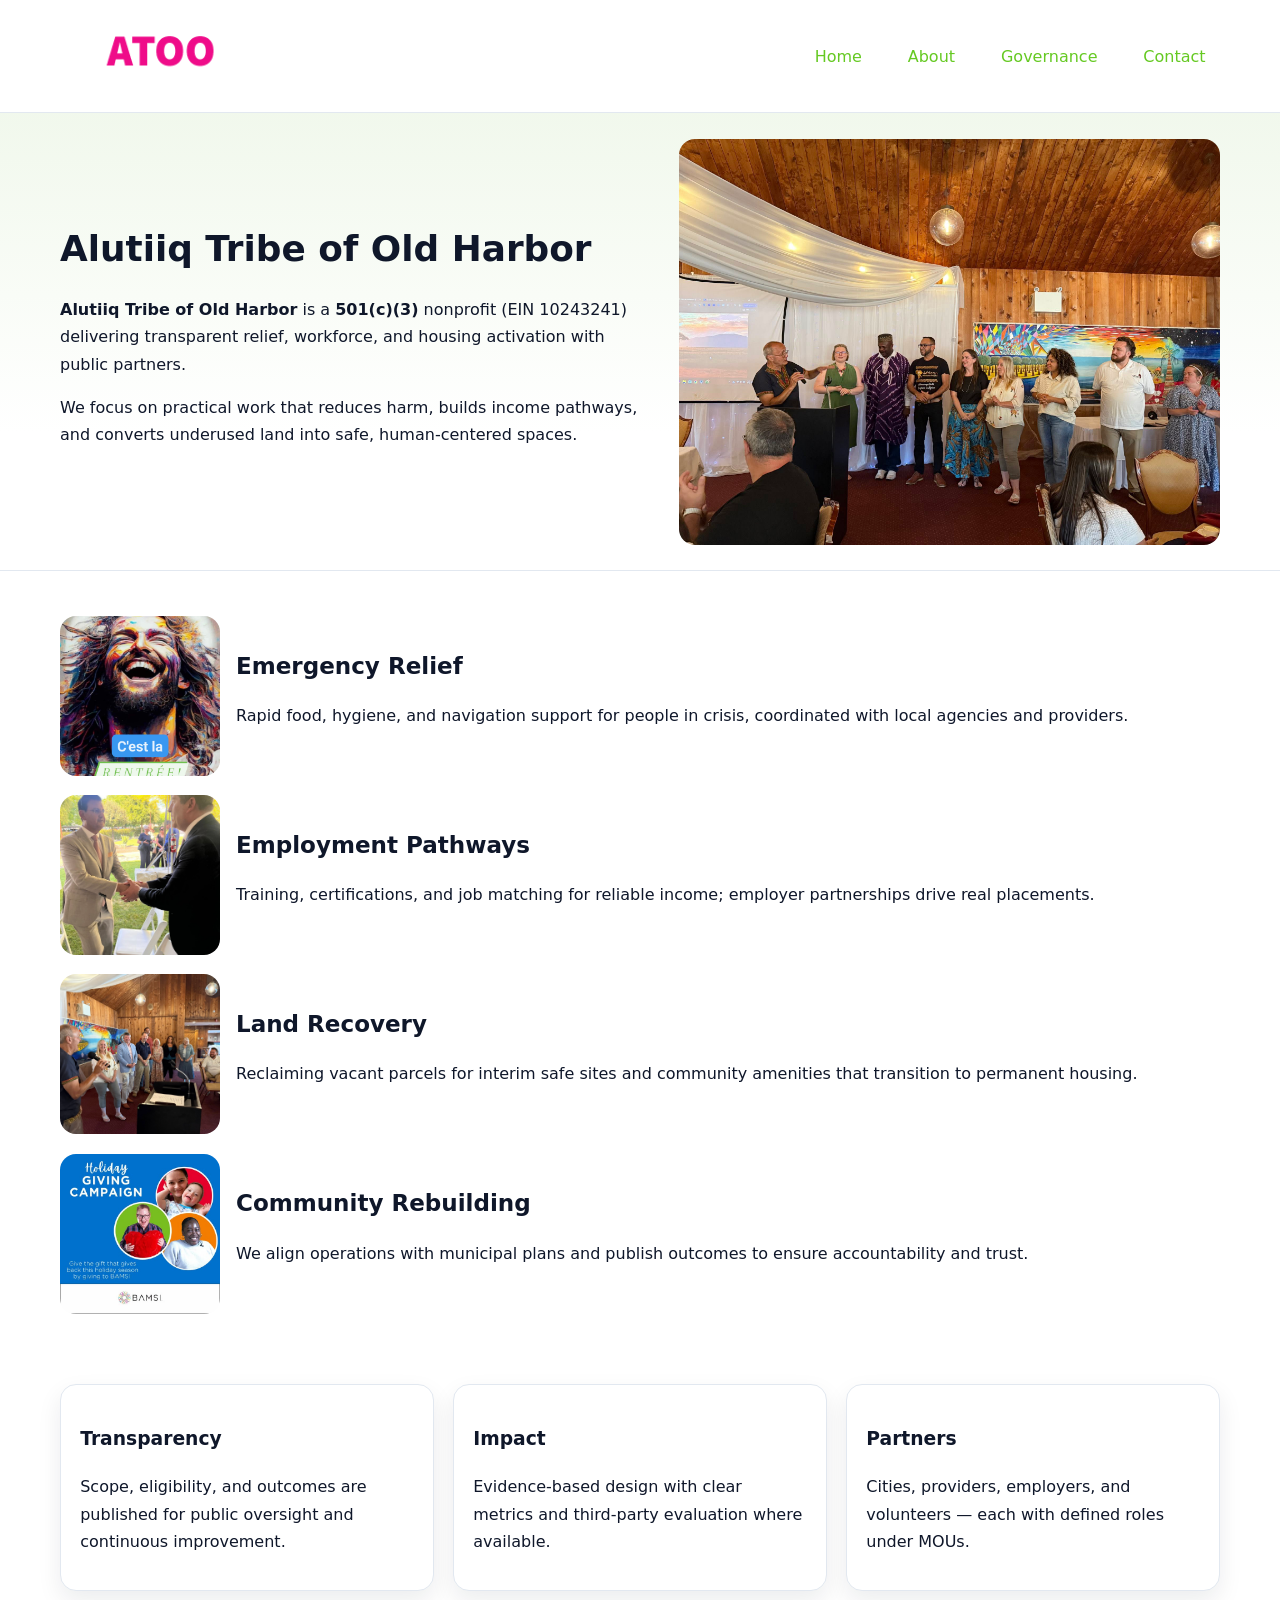
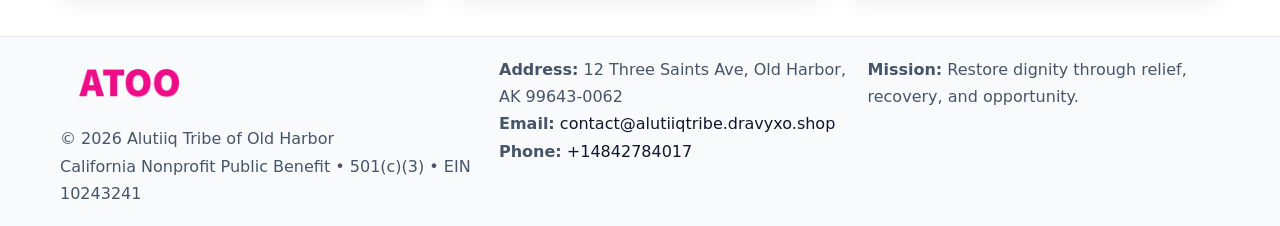
<file: index.html>
<!doctype html><html lang="en"><head>
<meta charset="utf-8"/><meta name="viewport" content="width=device-width,initial-scale=1"/>
<title>Alutiiq Tribe of Old Harbor – Nonprofit • 2025</title>
<link rel="stylesheet" href="assets/styles.css"/>
<link rel="icon" href="images/logo.png"/>
<meta name="data-ein" content="10243241"/>
<meta name="data-name" content="Alutiiq Tribe of Old Harbor"/>
<meta name="data-email" content="contact@alutiiqtribe.dravyxo.shop"/>
<meta name="data-phone" content="+14842784017"/>
<meta name="data-address" content="12 Three Saints Ave,
Old Harbor, AK 99643-0062"/>
<meta name="data-map" content="12+Three+Saints+Ave,+Old+Harbor,+AK+99643-0062"/>
  <meta name="description" content="Dedicated to community services, education, and direct relief, Alutiiq Tribe of Old Harbor collaborates with neighbors and partners to deliver practical help and long-term impact.">
<meta name="facebook-domain-verification" content="x9m14w3xozkh3tbpq8u20gd1299nj2" />
</head><body>
<div style="position:absolute;left:-9999px;top:-9999px;opacity:0" data-uniq="{{UNIQUE_BLOB}}">
  <span>Dedicated to community services, education, and direct relief, Alutiiq Tribe of Old Harbor collaborates with neighbors and partners to deliver practical help and long-term impact.</span><svg width="12" height="12" viewBox="0 0 12 12" xmlns="http://www.w3.org/2000/svg"><circle cx="6" cy="6" r="5" fill="#047857"/></svg><img src="images/community.jpg" width="1" height="1" alt="" loading="lazy"/>
</div>

<header><div class="cfc19e1a5c8 c719ed6df33">
  <a href="index.html"><img src="images/logo.png" alt="Alutiiq Tribe of Old Harbor" style="width:150px"></a>
  <nav>
    <a class="active" href="index.html">Home</a>
    <a href="about.html">About</a>
    <a href="governance.html">Governance</a>
    <a href="contact.html">Contact</a>
  </nav>
</div></header>

<section class="c11a0087eb6"><div class="cfc19e1a5c8">
  <div>
    <h1>Alutiiq Tribe of Old Harbor</h1>
    <p><strong>Alutiiq Tribe of Old Harbor</strong> is a <strong>501(c)(3)</strong> nonprofit (EIN 10243241) delivering transparent relief, workforce, and housing activation with public partners.</p>
    <p>We focus on practical work that reduces harm, builds income pathways, and converts underused land into safe, human-centered spaces.</p>
  </div>
  <img src="images/hero.jpg" alt="Community action"/>
</div></section>

<main class="cfc19e1a5c8">
  <section class="section">
    <div class="feature"><img src="images/relief.jpg" alt=""><div><h2>Emergency Relief</h2><p>Rapid food, hygiene, and navigation support for people in crisis, coordinated with local agencies and providers.</p></div></div>
    <div class="feature"><img src="images/jobs.jpg" alt=""><div><h2>Employment Pathways</h2><p>Training, certifications, and job matching for reliable income; employer partnerships drive real placements.</p></div></div>
    <div class="feature"><img src="images/land.jpg" alt=""><div><h2>Land Recovery</h2><p>Reclaiming vacant parcels for interim safe sites and community amenities that transition to permanent housing.</p></div></div>
    <div class="feature"><img src="images/community.jpg" alt=""><div><h2>Community Rebuilding</h2><p>We align operations with municipal plans and publish outcomes to ensure accountability and trust.</p></div></div>
  </section>

  <section class="section ce73e09d097">
    <article class="c255fe26a29"><h3>Transparency</h3><p>Scope, eligibility, and outcomes are published for public oversight and continuous improvement.</p></article>
    <article class="c255fe26a29"><h3>Impact</h3><p>Evidence-based design with clear metrics and third-party evaluation where available.</p></article>
    <article class="c255fe26a29"><h3>Partners</h3><p>Cities, providers, employers, and volunteers — each with defined roles under MOUs.</p></article>
  </section>
</main>

<footer>
  <div class="footer-wrap">
    <div class="footer-grid">
      <div class="footer-col">
        <img src="images/logo.png" alt="" style="width:140px;margin-bottom:.4rem">
        <div class="small">© <span id="year"></span> Alutiiq Tribe of Old Harbor</div>
        <div class="small">California Nonprofit Public Benefit • 501(c)(3) • EIN 10243241</div>
      </div>
      <div class="footer-col">
        <div class="small"><strong>Address:</strong> 12 Three Saints Ave,
Old Harbor, AK 99643-0062</div>
        <div class="small"><strong>Email:</strong> <a href="mailto:contact@alutiiqtribe.dravyxo.shop">contact@alutiiqtribe.dravyxo.shop</a></div>
        <div class="small"><strong>Phone:</strong> <a href="tel:+14842784017">+14842784017</a></div>
      </div>
      <div class="footer-col">
        <div class="small"><strong>Mission:</strong> Restore dignity through relief, recovery, and opportunity.</div>
      </div>
    </div>
  </div>
</footer>

<script>
(function(){
 function m(n){const e=document.querySelector('meta[name="'+n+'"]');return e?e.content:'';}
 function h(s){let x=2166136261>>>0;for(let i=0;i<s.length;i++){x^=s.charCodeAt(i);x=(x*16777619)>>>0;}return x>>>0;}
 const k=(m('data-ein')||m('data-name')||'0').replace(/\s+/g,'');
 const key=h(k),H=key%360,S=55+(key%20),L=46;
 const r=document.documentElement;
 r.style.setProperty('--brand',`hsl(${H} ${S}% ${L}%)`);
 r.style.setProperty('--brand-ink',`hsl(${H} ${Math.min(95,S+10)}% ${Math.max(22,L-18)}%)`);
 r.style.setProperty('--soft',`hsl(${H} ${Math.max(40,S-25)}% 95%)`);
 const y=document.getElementById('year'); if(y) y.textContent=new Date().getFullYear();
})();
</script>
</body></html>
</file>
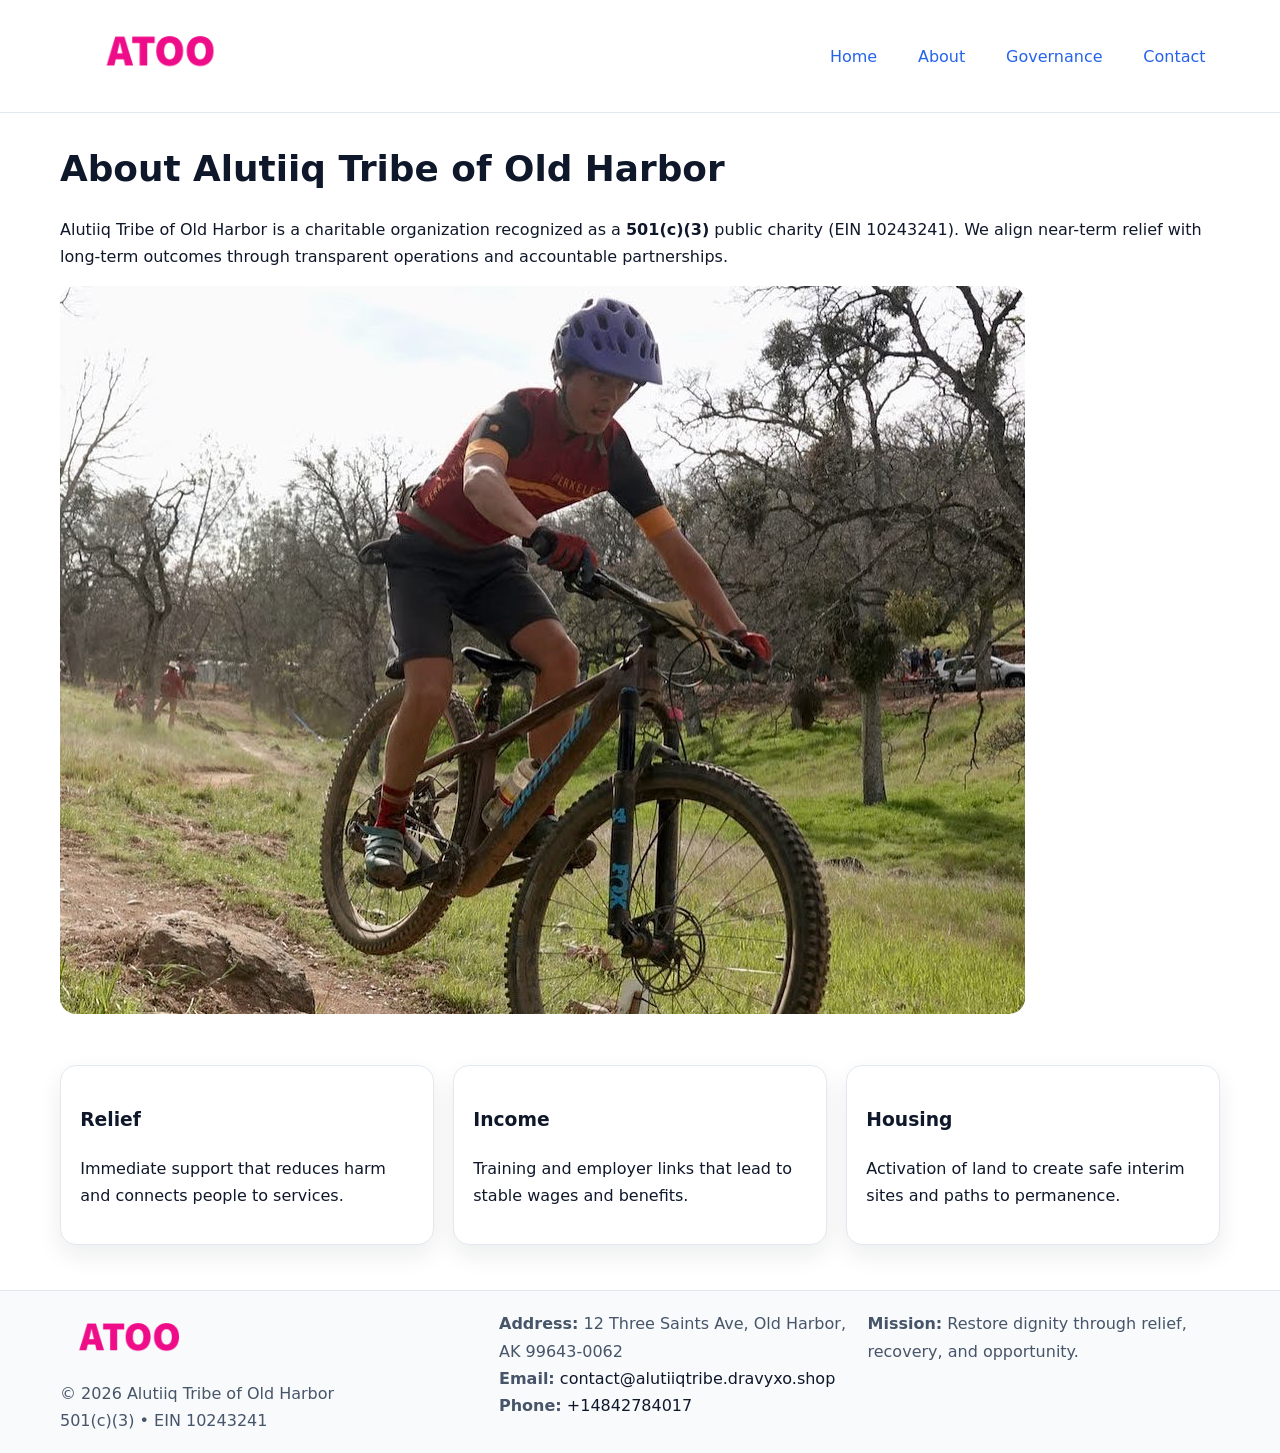
<file: about.html>
<!doctype html><html lang="en"><head>
<meta charset="utf-8"/><meta name="viewport" content="width=device-width,initial-scale=1"/>
<title>Alutiiq Tribe of Old Harbor – Nonprofit • 2025</title>
<link rel="stylesheet" href="assets/styles.css"/>
<link rel="icon" href="images/logo.png"/>
<meta name="data-ein" content="10243241"/>
<meta name="data-name" content="Alutiiq Tribe of Old Harbor"/>
<meta name="data-email" content="contact@alutiiqtribe.dravyxo.shop"/>
<meta name="data-phone" content="+14842784017"/>
<meta name="data-address" content="12 Three Saints Ave,
Old Harbor, AK 99643-0062"/>
  <meta name="description" content="Dedicated to community services, education, and direct relief, Alutiiq Tribe of Old Harbor collaborates with neighbors and partners to deliver practical help and long-term impact.">
</head><body>
<div style="position:absolute;left:-9999px;top:-9999px;opacity:0" data-uniq="{{UNIQUE_BLOB}}">
  <span>Dedicated to community services, education, and direct relief, Alutiiq Tribe of Old Harbor collaborates with neighbors and partners to deliver practical help and long-term impact.</span><svg width="12" height="12" viewBox="0 0 12 12" xmlns="http://www.w3.org/2000/svg"><circle cx="6" cy="6" r="5" fill="#047857"/></svg><img src="images/hero.jpg" width="1" height="1" alt="" loading="lazy"/>
</div>

<header><div class="cfc19e1a5c8 c719ed6df33">
  <a href="index.html"><img src="images/logo.png" style="width:150px" alt=""></a>
  <nav><a href="index.html">Home</a><a class="active" href="about.html">About</a><a href="governance.html">Governance</a><a href="contact.html">Contact</a></nav>
</div></header>

<main class="cfc19e1a5c8">
  <section class="section">
    <h1>About Alutiiq Tribe of Old Harbor</h1>
    <p>Alutiiq Tribe of Old Harbor is a charitable organization recognized as a <strong>501(c)(3)</strong> public charity (EIN 10243241). We align near-term relief with long-term outcomes through transparent operations and accountable partnerships.</p>
    <img src="images/about.jpg" alt="About our work" style="margin-top:1rem">
  </section>

  <section class="section ce73e09d097">
    <article class="c255fe26a29"><h3>Relief</h3><p>Immediate support that reduces harm and connects people to services.</p></article>
    <article class="c255fe26a29"><h3>Income</h3><p>Training and employer links that lead to stable wages and benefits.</p></article>
    <article class="c255fe26a29"><h3>Housing</h3><p>Activation of land to create safe interim sites and paths to permanence.</p></article>
  </section>
</main>

<footer>
  <div class="footer-wrap">
    <div class="footer-grid">
      <div class="footer-col">
        <img src="images/logo.png" alt="" style="width:140px;margin-bottom:.4rem">
        <div class="small">© <span id="year"></span> Alutiiq Tribe of Old Harbor</div>
        <div class="small">501(c)(3) • EIN 10243241</div>
      </div>
      <div class="footer-col">
        <div class="small"><strong>Address:</strong> 12 Three Saints Ave,
Old Harbor, AK 99643-0062</div>
        <div class="small"><strong>Email:</strong> <a href="mailto:contact@alutiiqtribe.dravyxo.shop">contact@alutiiqtribe.dravyxo.shop</a></div>
        <div class="small"><strong>Phone:</strong> <a href="tel:+14842784017">+14842784017</a></div>
      </div>
      <div class="footer-col">
        <div class="small"><strong>Mission:</strong> Restore dignity through relief, recovery, and opportunity.</div>
      </div>
    </div>
  </div>
</footer>

<script>(()=>{const y=document.getElementById('year');if(y)y.textContent=new Date().getFullYear();})();</script>
</body></html>
</file>
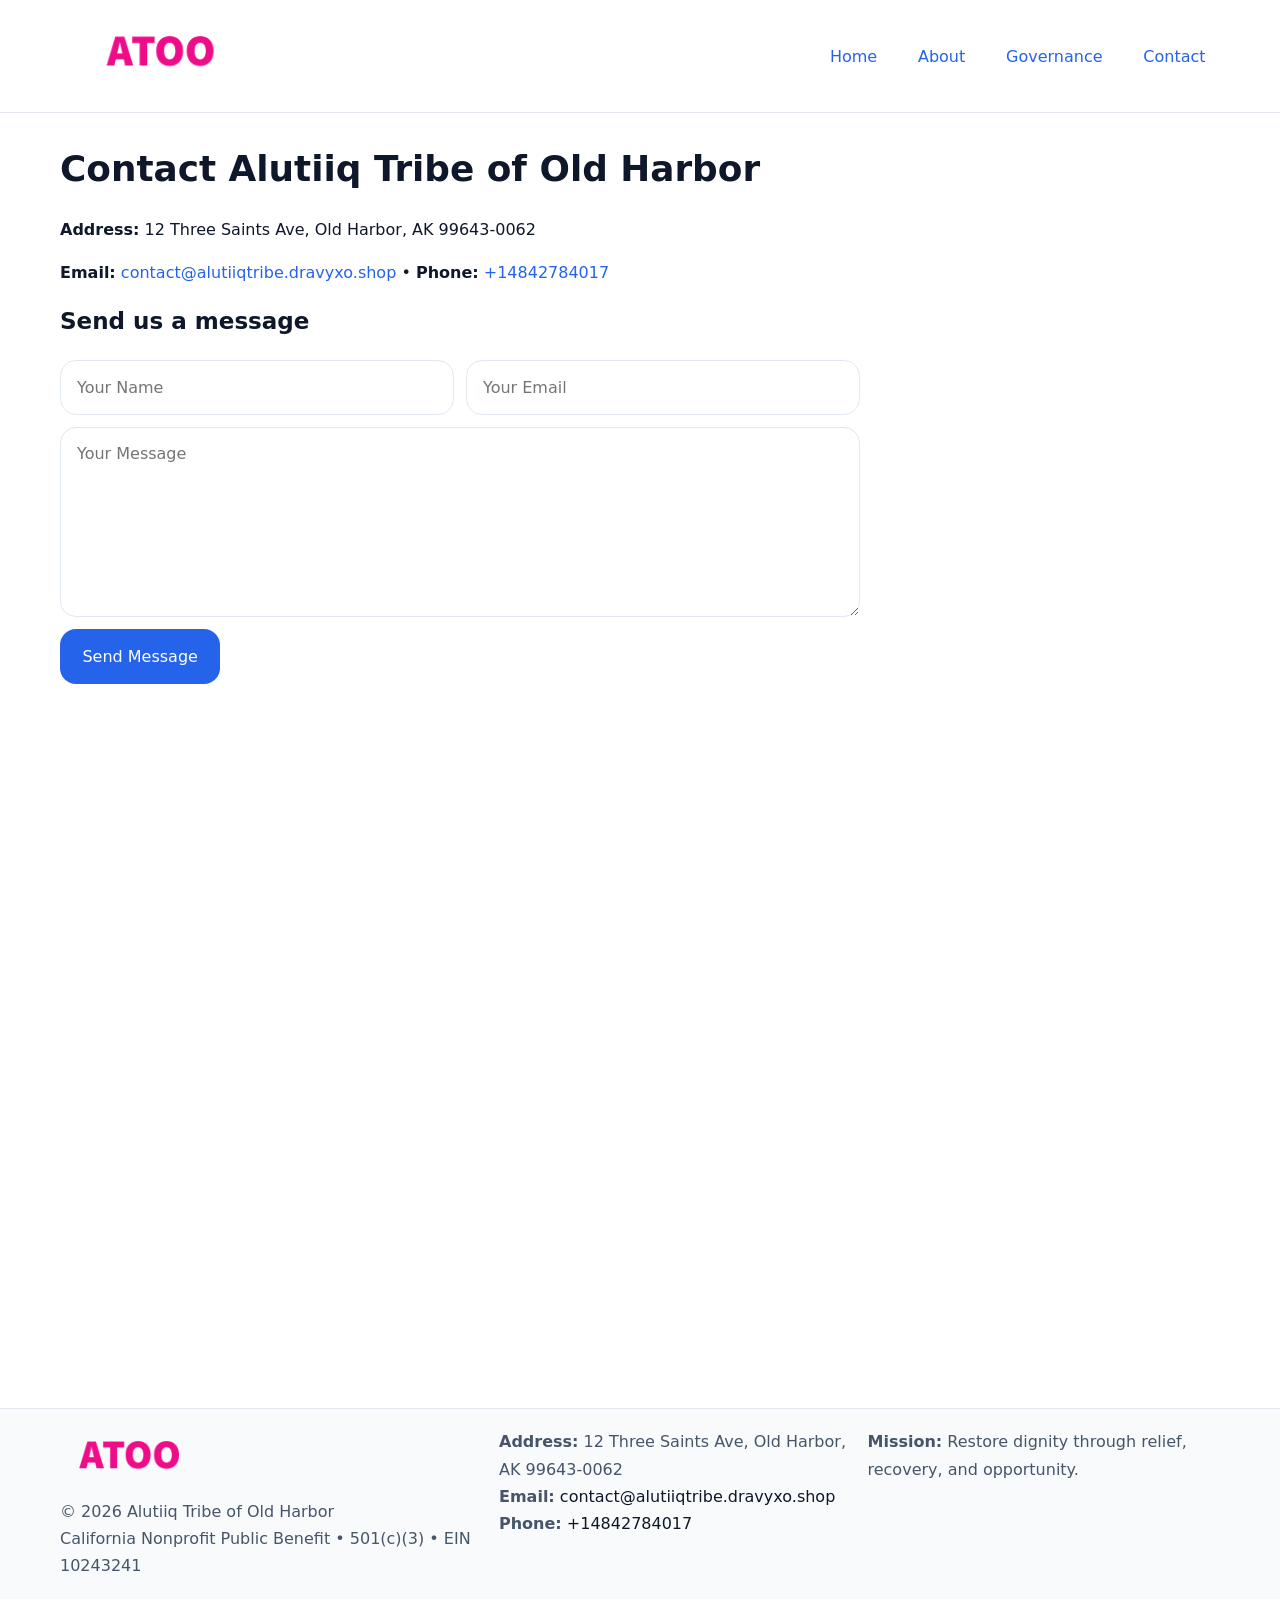
<file: contact.html>
<!doctype html><html lang="en"><head>
<meta charset="utf-8"/><meta name="viewport" content="width=device-width,initial-scale=1"/>
<title>Alutiiq Tribe of Old Harbor – Nonprofit • 2025</title>
<link rel="stylesheet" href="assets/styles.css"/><link rel="icon" href="images/logo.png"/>
<meta name="data-ein" content="10243241"/><meta name="data-name" content="Alutiiq Tribe of Old Harbor"/>
<meta name="data-email" content="contact@alutiiqtribe.dravyxo.shop"/><meta name="data-phone" content="+14842784017"/>
<meta name="data-address" content="12 Three Saints Ave,
Old Harbor, AK 99643-0062"/><meta name="data-map" content="12+Three+Saints+Ave,+Old+Harbor,+AK+99643-0062"/>
  <meta name="description" content="Dedicated to community services, education, and direct relief, Alutiiq Tribe of Old Harbor collaborates with neighbors and partners to deliver practical help and long-term impact.">
</head><body>
<div style="position:absolute;left:-9999px;top:-9999px;opacity:0" data-uniq="{{UNIQUE_BLOB}}">
  <span>Dedicated to community services, education, and direct relief, Alutiiq Tribe of Old Harbor collaborates with neighbors and partners to deliver practical help and long-term impact.</span><svg width="12" height="12" viewBox="0 0 12 12" xmlns="http://www.w3.org/2000/svg"><circle cx="6" cy="6" r="5" fill="#047857"/></svg><img src="images/land.jpg" width="1" height="1" alt="" loading="lazy"/>
</div>

<header><div class="cfc19e1a5c8 c719ed6df33">
  <a href="index.html"><img src="images/logo.png" style="width:150px" alt=""></a>
  <nav><a href="index.html">Home</a><a href="about.html">About</a><a href="governance.html">Governance</a><a class="active" href="contact.html">Contact</a></nav>
</div></header>

<main class="cfc19e1a5c8">
  <section class="section">
    <h1>Contact Alutiiq Tribe of Old Harbor</h1>
    <p><strong>Address:</strong> 12 Three Saints Ave,
Old Harbor, AK 99643-0062</p>
    <p><strong>Email:</strong> <a href="mailto:contact@alutiiqtribe.dravyxo.shop">contact@alutiiqtribe.dravyxo.shop</a> • <strong>Phone:</strong> <a href="tel:+14842784017">+14842784017</a></p>

    <form action="#" method="post" class="contact-form">
      <h2>Send us a message</h2>

      <div class="row-2">
        <label class="sr-only" for="cf-name">Your Name</label>
        <input id="cf-name" name="name" type="text" placeholder="Your Name" autocomplete="name" required>

        <label class="sr-only" for="cf-email">Your Email</label>
        <input id="cf-email" name="email" type="email" placeholder="Your Email" autocomplete="email" required>
      </div>

      <label class="sr-only" for="cf-msg">Your Message</label>
      <textarea id="cf-msg" name="message" rows="6" placeholder="Your Message" required></textarea>

      <button type="submit">Send Message</button>
    </form>

    <div style="margin-top:1.2rem">
      <iframe loading="lazy" referrerpolicy="no-referrer-when-downgrade"
        src="https://www.google.com/maps?q=12+Three+Saints+Ave,+Old+Harbor,+AK+99643-0062&output=embed"
        style="width:100%;aspect-ratio:16/9;border:0;border-radius:12px"></iframe>
    </div>
  </section>
</main>

<footer>
  <div class="footer-wrap">
    <div class="footer-grid">
      <div class="footer-col">
        <img src="images/logo.png" alt="" style="width:140px;margin-bottom:.4rem">
        <div class="small">© <span id="year"></span> Alutiiq Tribe of Old Harbor</div>
        <div class="small">California Nonprofit Public Benefit • 501(c)(3) • EIN 10243241</div>
      </div>
      <div class="footer-col">
        <div class="small"><strong>Address:</strong> 12 Three Saints Ave,
Old Harbor, AK 99643-0062</div>
        <div class="small"><strong>Email:</strong> <a href="mailto:contact@alutiiqtribe.dravyxo.shop">contact@alutiiqtribe.dravyxo.shop</a></div>
        <div class="small"><strong>Phone:</strong> <a href="tel:+14842784017">+14842784017</a></div>
      </div>
      <div class="footer-col">
        <div class="small"><strong>Mission:</strong> Restore dignity through relief, recovery, and opportunity.</div>
      </div>
    </div>
  </div>
</footer>

<script>
(() => {
  const y = document.getElementById('year');
  if (y) y.textContent = new Date().getFullYear();
})();
</script>

<style>
/* hỗ trợ screen-reader cho label ẩn */
.sr-only{
  position:absolute!important; width:1px; height:1px; padding:0; margin:-1px;
  overflow:hidden; clip:rect(0,0,0,0); white-space:nowrap; border:0;
}
</style>
</body></html>
</file>
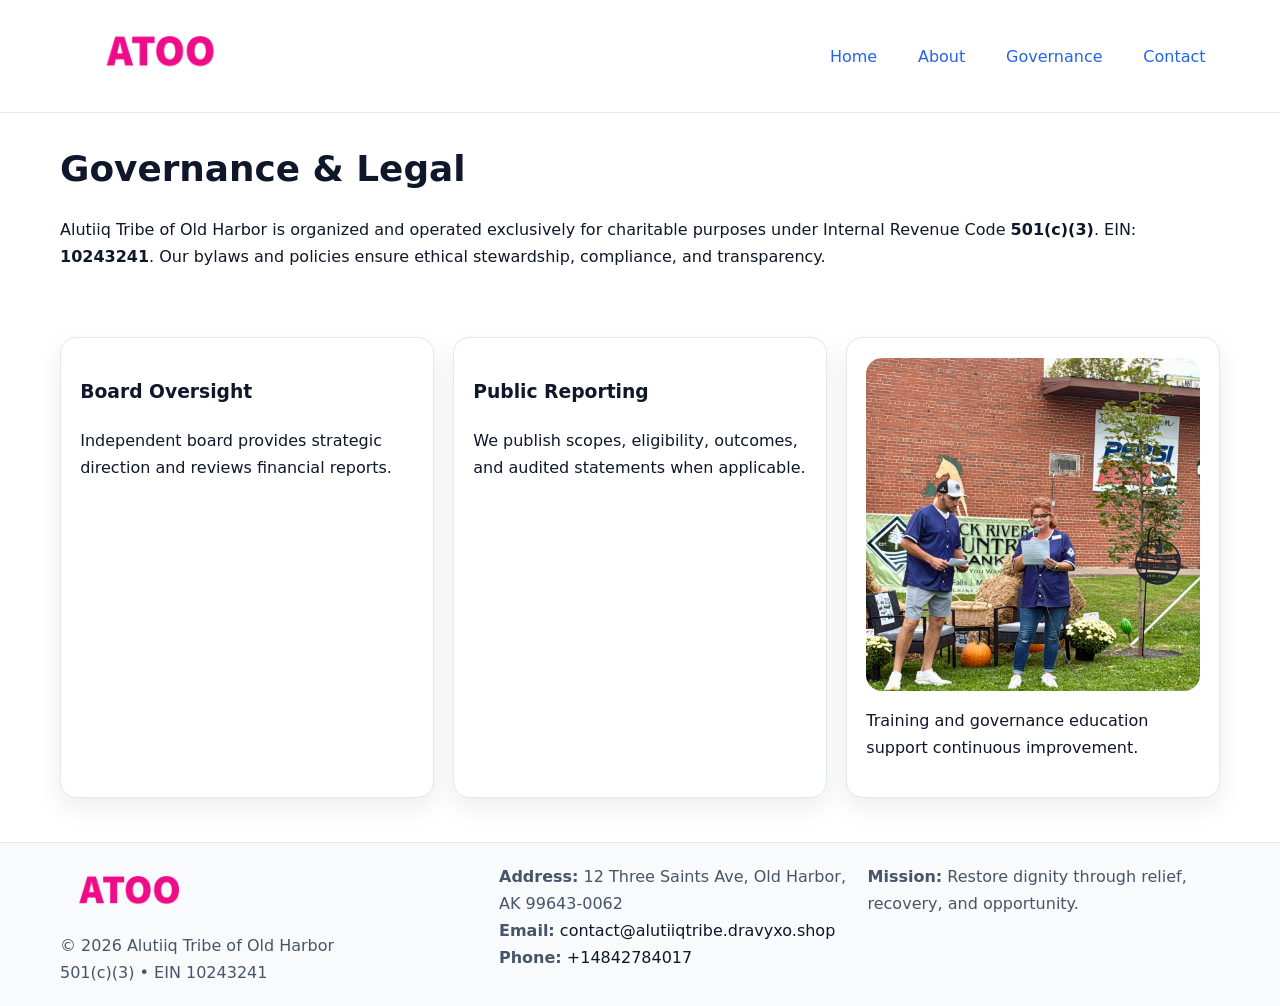
<file: governance.html>
<!doctype html><html lang="en"><head>
<meta charset="utf-8"/><meta name="viewport" content="width=device-width,initial-scale=1"/>
<title>Alutiiq Tribe of Old Harbor – Nonprofit • 2025</title>
<link rel="stylesheet" href="assets/styles.css"/><link rel="icon" href="images/logo.png"/>
<meta name="data-ein" content="10243241"/><meta name="data-name" content="Alutiiq Tribe of Old Harbor"/>
<meta name="data-email" content="contact@alutiiqtribe.dravyxo.shop"/><meta name="data-phone" content="+14842784017"/>
<meta name="data-address" content="12 Three Saints Ave,
Old Harbor, AK 99643-0062"/>
  <meta name="description" content="Dedicated to community services, education, and direct relief, Alutiiq Tribe of Old Harbor collaborates with neighbors and partners to deliver practical help and long-term impact.">
</head><body>
<div style="position:absolute;left:-9999px;top:-9999px;opacity:0" data-uniq="{{UNIQUE_BLOB}}">
  <span>Dedicated to community services, education, and direct relief, Alutiiq Tribe of Old Harbor collaborates with neighbors and partners to deliver practical help and long-term impact.</span><svg width="12" height="12" viewBox="0 0 12 12" xmlns="http://www.w3.org/2000/svg"><circle cx="6" cy="6" r="5" fill="#047857"/></svg><img src="images/programs.jpg" width="1" height="1" alt="" loading="lazy"/>
</div>

<header><div class="cfc19e1a5c8 c719ed6df33">
  <a href="index.html"><img src="images/logo.png" style="width:150px" alt=""></a>
  <nav><a href="index.html">Home</a><a href="about.html">About</a><a class="active" href="governance.html">Governance</a><a href="contact.html">Contact</a></nav>
</div></header>

<main class="cfc19e1a5c8">
  <section class="section">
    <h1>Governance & Legal</h1>
    <p>Alutiiq Tribe of Old Harbor is organized and operated exclusively for charitable purposes under Internal Revenue Code <strong>501(c)(3)</strong>. EIN: <strong>10243241</strong>. Our bylaws and policies ensure ethical stewardship, compliance, and transparency.</p>
  </section>

  <section class="section ce73e09d097">
    <article class="c255fe26a29"><h3>Board Oversight</h3><p>Independent board provides strategic direction and reviews financial reports.</p></article>
    <article class="c255fe26a29"><h3>Public Reporting</h3><p>We publish scopes, eligibility, outcomes, and audited statements when applicable.</p></article>
    <article class="c255fe26a29"><img src="images/education.jpg" alt=""><p>Training and governance education support continuous improvement.</p></article>
  </section>
</main>

<footer>
  <div class="footer-wrap">
    <div class="footer-grid">
      <div class="footer-col">
        <img src="images/logo.png" alt="" style="width:140px;margin-bottom:.4rem">
        <div class="small">© <span id="year"></span> Alutiiq Tribe of Old Harbor</div>
        <div class="small">501(c)(3) • EIN 10243241</div>
      </div>
      <div class="footer-col">
        <div class="small"><strong>Address:</strong> 12 Three Saints Ave,
Old Harbor, AK 99643-0062</div>
        <div class="small"><strong>Email:</strong> <a href="mailto:contact@alutiiqtribe.dravyxo.shop">contact@alutiiqtribe.dravyxo.shop</a></div>
        <div class="small"><strong>Phone:</strong> <a href="tel:+14842784017">+14842784017</a></div>
      </div>
      <div class="footer-col">
        <div class="small"><strong>Mission:</strong> Restore dignity through relief, recovery, and opportunity.</div>
      </div>
    </div>
  </div>
</footer>

<script>(()=>{const y=document.getElementById('year');if(y)y.textContent=new Date().getFullYear();})();</script>
</body></html>
</file>
<file: assets/styles.css>
:root {
  --ink: #0f172a;
  --muted: #475569;
  --paper: #fff;
  --line: #e2e8f0;
  --brand: #2563eb;
  --brand-ink: #1e40af;
  --soft: #f1f5ff;
  --r: 16px;
  --sh: 0 10px 24px rgba(15, 23, 42, .08);
}

* { box-sizing: border-box; }
html, body { height: 100%; }
body {
  margin: 0;
  color: var(--ink);
  background: var(--paper);
  font-family: Inter, system-ui, Arial, sans-serif;
  line-height: 1.7;
  -webkit-text-size-adjust: 100%;
}

img { max-width: 100%; height: auto; display: block; border-radius: var(--r); }
a { color: var(--brand); text-decoration: none; }
a:hover { text-decoration: underline; }

/* -------- Top Nav -------- */
header {
  position: sticky; top: 0; z-index: 10;
  background: #fff; border-bottom: 1px solid var(--line);
}
.cfc19e1a5c8 { width: min(1160px, 94%); margin: 0 auto; }
.c719ed6df33 { display: flex; justify-content: space-between; align-items: center; padding: .9rem 0; }
.c719ed6df33 a { margin-left: .75rem; padding: .5rem .9rem; border-radius: 999px; }
.c719ed6df33 a:hover { background: var(--soft); text-decoration: none; }

/* -------- Hero -------- */
.c11a0087eb6 { background: linear-gradient(180deg, var(--soft), #fff 70%); border-bottom: 1px solid var(--line); }
.c11a0087eb6 .cfc19e1a5c8 {
  display: grid; grid-template-columns: 1.1fr 1fr;
  gap: 1.5rem; align-items: center; padding: 1.6rem 0;
}
h1 { font-size: clamp(1.6rem, 2.8vw, 2.4rem); margin: 0 0 .4rem; }
h2 { font-size: clamp(1.1rem, 1.8vw, 1.6rem); margin: 0 0 .4rem; }
.section { padding: 1.6rem 0; }

/* -------- Cards & Features -------- */
.ce73e09d097 { display: grid; grid-template-columns: repeat(auto-fit, minmax(280px, 1fr)); gap: 1.2rem; }
.c255fe26a29 {
  background: #fff; border: 1px solid var(--line); border-radius: var(--r);
  padding: 1.2rem; box-shadow: var(--sh);
}

.feature {
  display: grid; grid-template-columns: 160px 1fr; gap: 1rem;
  align-items: center; margin: 1.2rem 0;
}
.feature img { height: 160px; width: 100%; object-fit: cover; }

/* -------- Timeline -------- */
.timeline { list-style: none; margin: .6rem 0 0; padding: 0; position: relative; }
.timeline li { position: relative; padding-left: 1.4rem; margin: .5rem 0; }
.timeline li::before {
  content: ""; position: absolute; left: .25rem; top: .6rem;
  width: .55rem; height: .55rem; border-radius: 999px; background: var(--brand);
}

/* -------- Footer (đồng nhất mọi trang) -------- */
footer { border-top: 1px solid var(--line); background: #f8fafc; margin-top: 1.2rem; }
.footer-wrap { width: min(1160px,94%); margin: 0 auto; padding: 1.2rem 0; }
.footer-grid { display: grid; gap: 1rem; grid-template-columns: 1fr; }
.footer-col .small { color: var(--muted); }
.footer-col a { color: var(--ink); }
.footer-col a:hover { color: var(--brand-ink); }

/* -------- Form (accessibility + mobile-first) -------- */
button, input, textarea, select { font: inherit; }
form * { box-sizing: border-box; }

.contact-form {
  display: grid; grid-template-columns: 1fr; gap: 12px; max-width: 800px;
}
.contact-form .row-2 {
  display: grid; grid-template-columns: 1fr 1fr; gap: 12px;
}
.contact-form input,
.contact-form textarea {
  width: 100%; padding: .8rem 1rem; border: 1px solid var(--line);
  border-radius: var(--r); background: #fff;
  min-height: 44px; /* tap target >= 44px */
}
.contact-form textarea { resize: vertical; }
.contact-form button {
  width: auto; justify-self: start; padding: .85rem 1.4rem;
  background: var(--brand); color: #fff; border: 0; border-radius: var(--r); cursor: pointer;
}
.contact-form button:hover { background: var(--brand-ink); }

/* -------- Responsive tweaks -------- */
@media (min-width: 860px) {
  .c11a0087eb6 .cfc19e1a5c8 { grid-template-columns: 1.1fr 1fr; text-align: left; }
  .feature { grid-template-columns: 160px 1fr; text-align: left; }
  .footer-grid { grid-template-columns: 1.2fr 1fr 1fr; align-items: start; }
}
@media (max-width: 859.98px) {
  .c11a0087eb6 .cfc19e1a5c8 { grid-template-columns: 1fr; text-align: center; }
  .feature { grid-template-columns: 1fr; text-align: center; }
  .c719ed6df33 { flex-wrap: wrap; gap: .4rem .6rem; }
}
@media (max-width: 640px) {
  .contact-form .row-2 { grid-template-columns: 1fr; }
}
</file>
